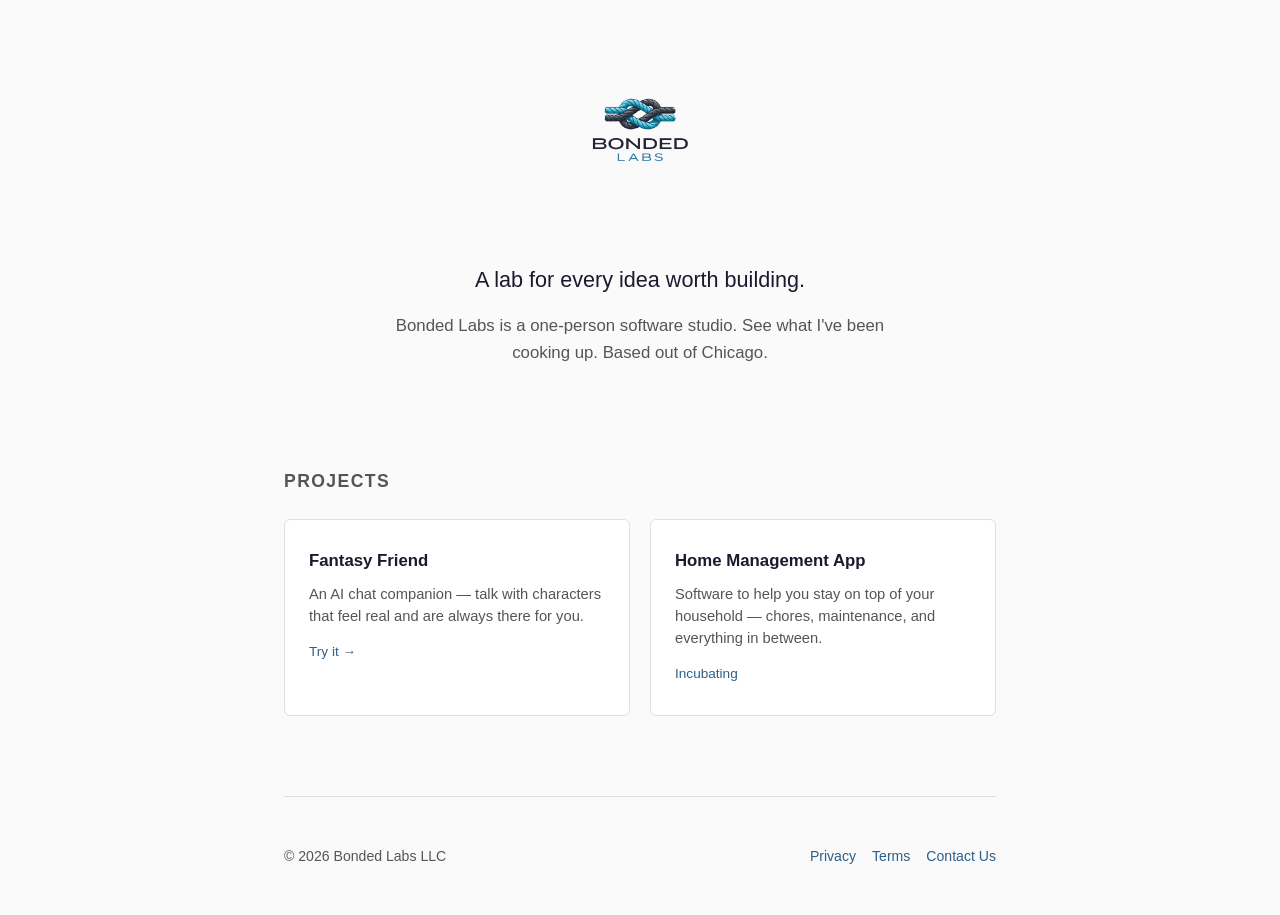
<file: index.html>
<!doctype html>
<html lang="en">
  <head>
    <meta charset="UTF-8" />
    <meta name="viewport" content="width=device-width, initial-scale=1.0" />
    <title>Bonded Labs</title>
    <meta
      name="description"
      content="Bonded Labs — a solo software studio building useful tools and applications."
    />
    <link rel="icon" href="img/favicon.ico" />
    <link rel="stylesheet" href="css/style.css" />
  </head>
  <body>
    <div class="container">
      <header>
        <img
          src="img/bondedlabs_transparent.png"
          alt="Bonded Labs"
          class="site-logo"
        />
      </header>

      <section class="hero">
        <p class="tagline">A lab for every idea worth building.</p>
        <p class="description">
          Bonded Labs is a one-person software studio. See what I've been
          cooking up. Based out of Chicago.
        </p>
      </section>

      <section class="projects">
        <h2>Projects</h2>
        <div class="project-grid">
          <a href="https://www.fantasyfriend.online/" class="project-card">
            <h3>Fantasy Friend</h3>
            <p>
              An AI chat companion — talk with characters that feel real and are
              always there for you.
            </p>
            <span class="arrow">Try it &rarr;</span>
          </a>
          <div class="project-card">
            <h3>Home Management App</h3>
            <p>
              Software to help you stay on top of your household — chores, maintenance, and everything in between.
            </p>
            <span class="arrow">Incubating</span>
          </div>
        </div>
      </section>

      <footer>
        <span>&copy; 2026 Bonded Labs LLC</span>
        <span class="footer-links">
          <a href="/privacy.html">Privacy</a>
          <a href="/terms.html">Terms</a>
          <a href="mailto:support@bondedlabs.org">Contact Us</a>
        </span>
      </footer>
    </div>
  </body>
</html>
</file>
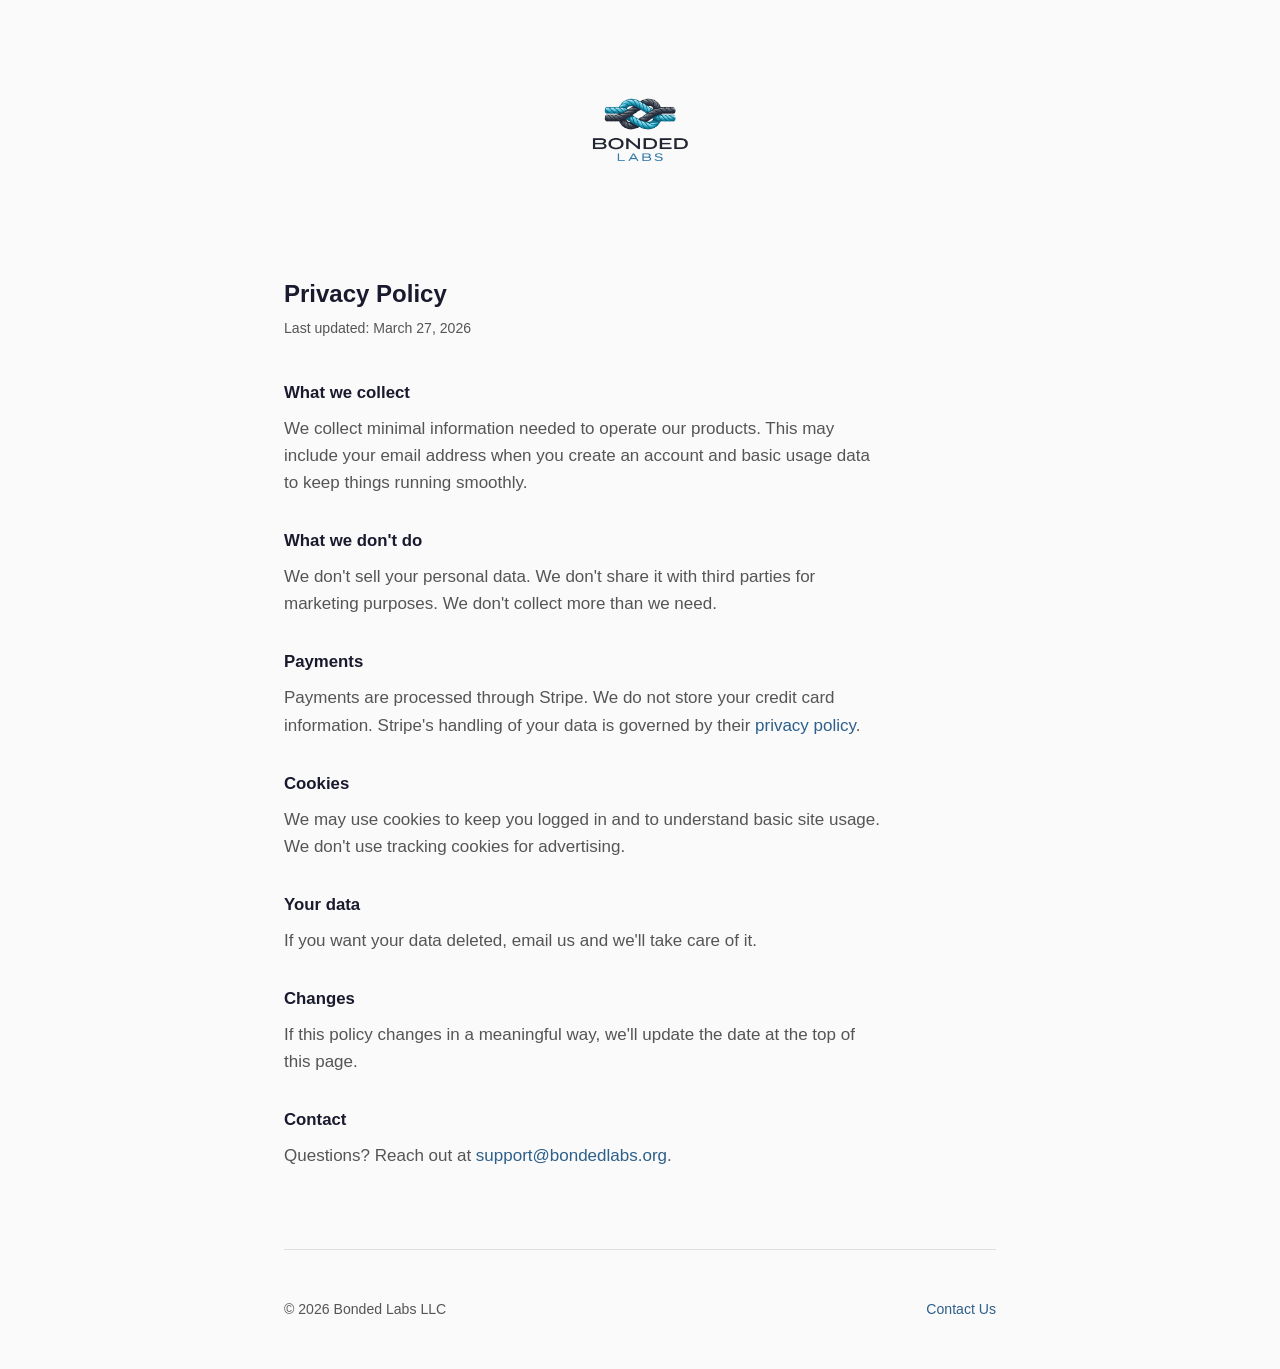
<file: privacy.html>
<!doctype html>
<html lang="en">
  <head>
    <meta charset="UTF-8" />
    <meta name="viewport" content="width=device-width, initial-scale=1.0" />
    <title>Privacy Policy — Bonded Labs</title>
    <link rel="icon" href="img/favicon.ico" />
    <link rel="stylesheet" href="css/style.css" />
  </head>
  <body>
    <div class="container">
      <header>
        <a href="/"><img src="img/bondedlabs_transparent.png" alt="Bonded Labs" class="site-logo" /></a>
      </header>

      <section class="legal">
        <h2>Privacy Policy</h2>
        <p class="legal-date">Last updated: March 27, 2026</p>

        <h3>What we collect</h3>
        <p>We collect minimal information needed to operate our products. This may include your email address when you create an account and basic usage data to keep things running smoothly.</p>

        <h3>What we don't do</h3>
        <p>We don't sell your personal data. We don't share it with third parties for marketing purposes. We don't collect more than we need.</p>

        <h3>Payments</h3>
        <p>Payments are processed through Stripe. We do not store your credit card information. Stripe's handling of your data is governed by their <a href="https://stripe.com/privacy">privacy policy</a>.</p>

        <h3>Cookies</h3>
        <p>We may use cookies to keep you logged in and to understand basic site usage. We don't use tracking cookies for advertising.</p>

        <h3>Your data</h3>
        <p>If you want your data deleted, email us and we'll take care of it.</p>

        <h3>Changes</h3>
        <p>If this policy changes in a meaningful way, we'll update the date at the top of this page.</p>

        <h3>Contact</h3>
        <p>Questions? Reach out at <a href="mailto:support@bondedlabs.org">support@bondedlabs.org</a>.</p>
      </section>

      <footer>
        <span>&copy; 2026 Bonded Labs LLC</span>
        <a href="mailto:support@bondedlabs.org">Contact Us</a>
      </footer>
    </div>
  </body>
</html>
</file>
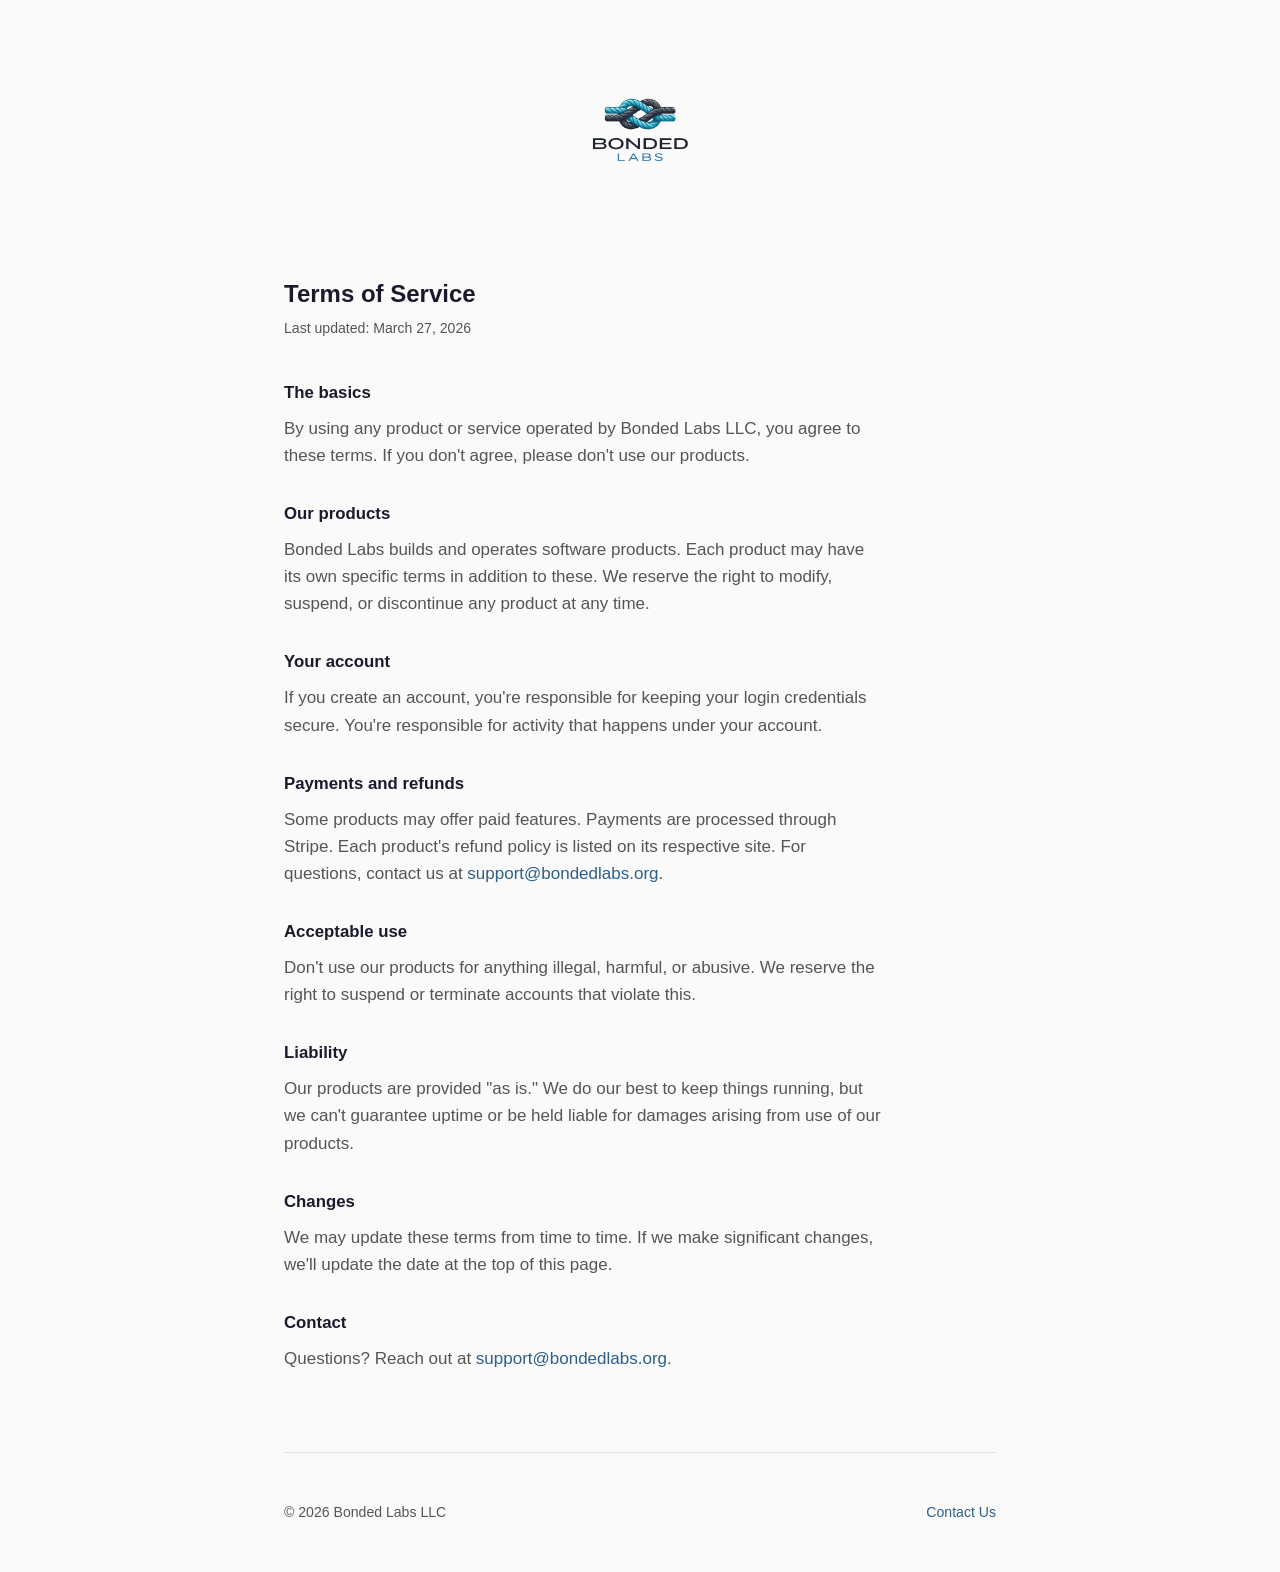
<file: terms.html>
<!doctype html>
<html lang="en">
  <head>
    <meta charset="UTF-8" />
    <meta name="viewport" content="width=device-width, initial-scale=1.0" />
    <title>Terms of Service — Bonded Labs</title>
    <link rel="icon" href="img/favicon.ico" />
    <link rel="stylesheet" href="css/style.css" />
  </head>
  <body>
    <div class="container">
      <header>
        <a href="/"><img src="img/bondedlabs_transparent.png" alt="Bonded Labs" class="site-logo" /></a>
      </header>

      <section class="legal">
        <h2>Terms of Service</h2>
        <p class="legal-date">Last updated: March 27, 2026</p>

        <h3>The basics</h3>
        <p>By using any product or service operated by Bonded Labs LLC, you agree to these terms. If you don't agree, please don't use our products.</p>

        <h3>Our products</h3>
        <p>Bonded Labs builds and operates software products. Each product may have its own specific terms in addition to these. We reserve the right to modify, suspend, or discontinue any product at any time.</p>

        <h3>Your account</h3>
        <p>If you create an account, you're responsible for keeping your login credentials secure. You're responsible for activity that happens under your account.</p>

        <h3>Payments and refunds</h3>
        <p>Some products may offer paid features. Payments are processed through Stripe. Each product's refund policy is listed on its respective site. For questions, contact us at <a href="mailto:support@bondedlabs.org">support@bondedlabs.org</a>.</p>

        <h3>Acceptable use</h3>
        <p>Don't use our products for anything illegal, harmful, or abusive. We reserve the right to suspend or terminate accounts that violate this.</p>

        <h3>Liability</h3>
        <p>Our products are provided "as is." We do our best to keep things running, but we can't guarantee uptime or be held liable for damages arising from use of our products.</p>

        <h3>Changes</h3>
        <p>We may update these terms from time to time. If we make significant changes, we'll update the date at the top of this page.</p>

        <h3>Contact</h3>
        <p>Questions? Reach out at <a href="mailto:support@bondedlabs.org">support@bondedlabs.org</a>.</p>
      </section>

      <footer>
        <span>&copy; 2026 Bonded Labs LLC</span>
        <a href="mailto:support@bondedlabs.org">Contact Us</a>
      </footer>
    </div>
  </body>
</html>
</file>
<file: css/style.css>
*,
*::before,
*::after {
  margin: 0;
  padding: 0;
  box-sizing: border-box;
}

:root {
  --color-bg: #fafafa;
  --color-text: #1a1a2e;
  --color-text-secondary: #555;
  --color-accent: #2d5f8a;
  --color-accent-hover: #1e4466;
  --color-border: #e0e0e0;
  --color-card-bg: #ffffff;
}

body {
  font-family: -apple-system, BlinkMacSystemFont, "Segoe UI", Roboto, Helvetica, Arial, sans-serif;
  font-size: 17px;
  line-height: 1.6;
  color: var(--color-text);
  background-color: var(--color-bg);
  -webkit-font-smoothing: antialiased;
}

.container {
  max-width: 760px;
  margin: 0 auto;
  padding: 0 24px;
}

header {
  padding: 60px 0 0;
  text-align: center;
}

.site-logo {
  max-width: 220px;
  height: auto;
}

.hero {
  padding: 48px 0 60px;
  text-align: center;
}

.hero .tagline {
  font-size: 1.35rem;
  font-weight: 500;
  color: var(--color-text);
  margin-bottom: 16px;
}

.hero .description {
  color: var(--color-text-secondary);
  max-width: 540px;
  margin: 0 auto;
  font-size: 1.05rem;
}

.projects {
  padding: 40px 0 80px;
}

.projects h2 {
  font-size: 1.1rem;
  font-weight: 600;
  text-transform: uppercase;
  letter-spacing: 0.08em;
  color: var(--color-text-secondary);
  margin-bottom: 24px;
}

.project-grid {
  display: grid;
  grid-template-columns: 1fr 1fr;
  gap: 20px;
}

.project-card {
  background: var(--color-card-bg);
  border: 1px solid var(--color-border);
  border-radius: 6px;
  padding: 28px 24px;
  text-decoration: none;
  color: inherit;
  transition: border-color 0.2s ease, box-shadow 0.2s ease;
  display: block;
}

.project-card:hover {
  border-color: var(--color-accent);
  box-shadow: 0 2px 8px rgba(0, 0, 0, 0.06);
}

.project-card h3 {
  font-size: 1.05rem;
  font-weight: 600;
  margin-bottom: 8px;
}

.project-card p {
  color: var(--color-text-secondary);
  font-size: 0.92rem;
  line-height: 1.5;
}

.project-card .arrow {
  display: inline-block;
  margin-top: 14px;
  font-size: 0.85rem;
  color: var(--color-accent);
  font-weight: 500;
}

.header-link {
  color: inherit;
  text-decoration: none;
}

.legal {
  padding: 60px 0 80px;
}

.legal h2 {
  font-size: 1.5rem;
  font-weight: 600;
  margin-bottom: 4px;
}

.legal-date {
  color: var(--color-text-secondary);
  font-size: 0.88rem;
  margin-bottom: 40px;
}

.legal h3 {
  font-size: 1.05rem;
  font-weight: 600;
  margin-top: 32px;
  margin-bottom: 8px;
}

.legal p {
  color: var(--color-text-secondary);
  max-width: 600px;
}

.legal a {
  color: var(--color-accent);
  text-decoration: none;
}

.legal a:hover {
  text-decoration: underline;
}

footer {
  padding: 48px 0;
  border-top: 1px solid var(--color-border);
  color: var(--color-text-secondary);
  font-size: 0.88rem;
  display: flex;
  justify-content: space-between;
  align-items: center;
}

footer a {
  color: var(--color-accent);
  text-decoration: none;
}

footer a:hover {
  color: var(--color-accent-hover);
  text-decoration: underline;
}

.footer-links {
  display: flex;
  gap: 16px;
}

@media (max-width: 600px) {
  header {
    padding: 40px 0 0;
  }

  .site-logo {
    max-width: 180px;
  }

  .hero {
    padding: 52px 0 40px;
  }

  .hero .tagline {
    font-size: 1.15rem;
  }

  .project-grid {
    grid-template-columns: 1fr;
  }

  footer {
    flex-direction: column;
    gap: 8px;
    text-align: center;
  }
}
</file>
